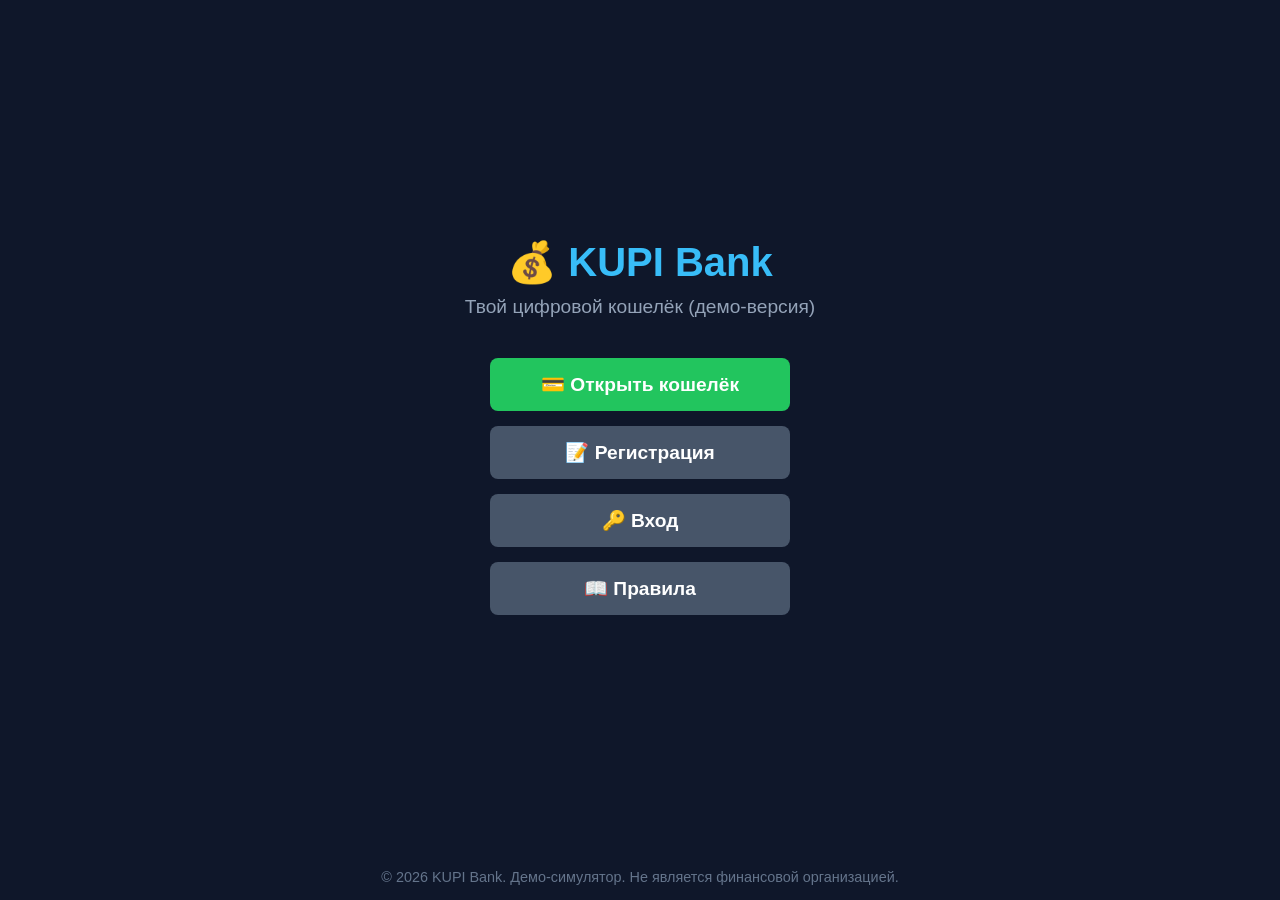
<file: index.html>
<!DOCTYPE html>
<html lang="ru">
<head>
    <meta charset="UTF-8">
    <meta name="viewport" content="width=device-width, initial-scale=1.0">
    <title>KUPI Bank — Кошелёк</title>
    <link rel="stylesheet" href="style.css">
</head>
<body class="menu-page">

    <div class="container">
        <h1>💰 KUPI Bank</h1>
        <p class="subtitle">Твой цифровой кошелёк (демо-версия)</p>
        
        <div class="menu-buttons">
            <a href="wallet.html" class="btn btn-start">💳 Открыть кошелёк</a>
            <a href="register.html" class="btn btn-rules">📝 Регистрация</a>
            <a href="login.html" class="btn btn-rules">🔑 Вход</a>
            <a href="rules.html" class="btn btn-rules">📖 Правила</a>
        </div>
    </div>

    <footer>
        <p>© 2026 KUPI Bank. Демо-симулятор. Не является финансовой организацией.</p>
    </footer>

</body>
</html>
</file>
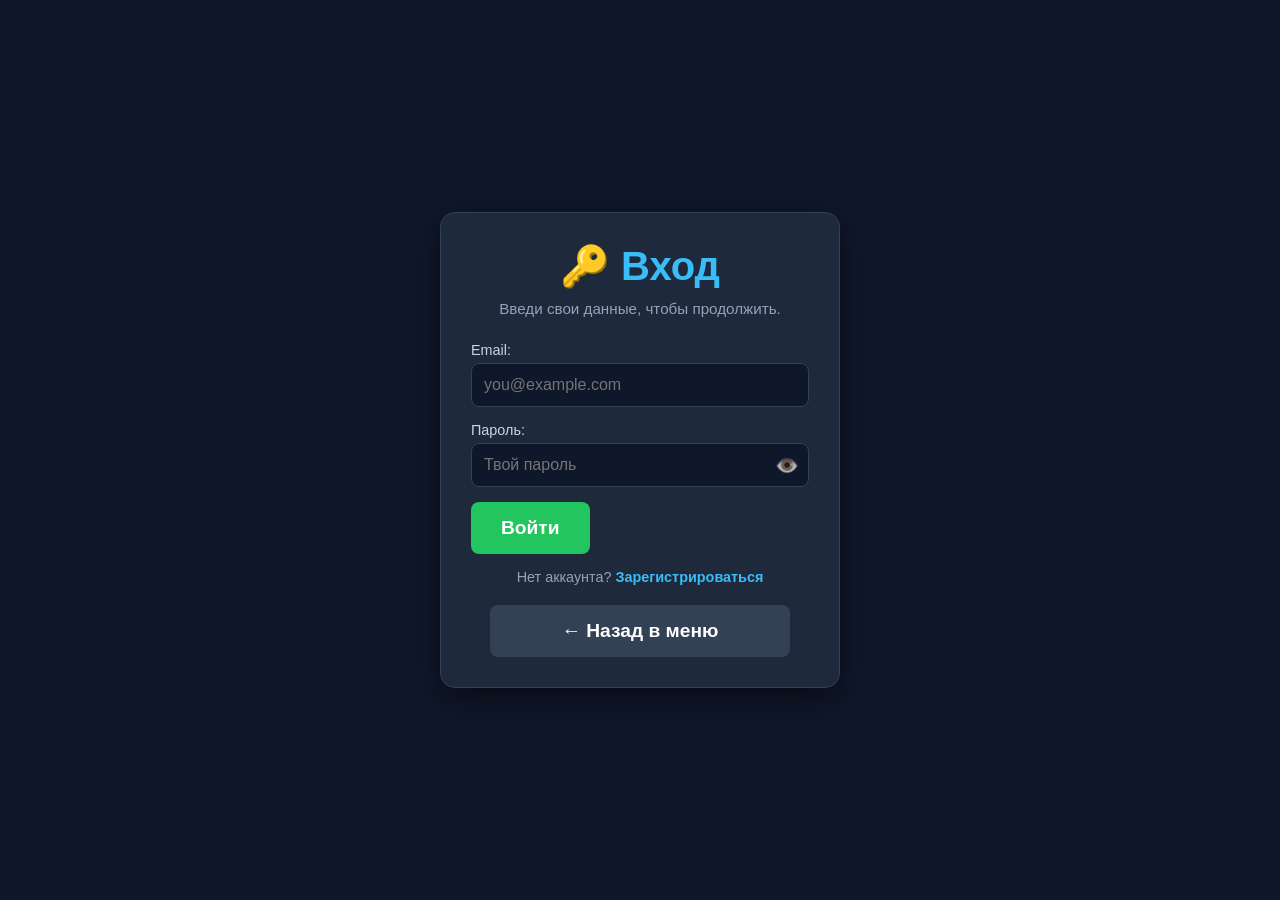
<file: login.html>
<!DOCTYPE html>
<html lang="ru">
<head>
    <meta charset="UTF-8">
    <meta name="viewport" content="width=device-width, initial-scale=1.0">
    <title>Вход — KUPI Bank</title>
    <link rel="stylesheet" href="style.css">
</head>
<body class="auth-page">

    <div class="auth-container">
        <h1>🔑 Вход</h1>
        <p class="auth-subtitle">Введи свои данные, чтобы продолжить.</p>

        <form id="loginForm" class="auth-form">
            <div class="input-group">
                <label for="loginEmail">Email:</label>
                <input type="email" id="loginEmail" placeholder="you@example.com" required>
            </div>

            <div class="input-group">
                <label for="loginPassword">Пароль:</label>
                <div class="password-wrapper">
                    <input type="password" id="loginPassword" placeholder="Твой пароль" required>
                    <button type="button" id="toggleLoginPassword" class="eye-btn">👁️</button>
                </div>
            </div>

            <button type="submit" class="btn btn-start">Войти</button>
        </form>

        <p class="auth-link">Нет аккаунта? <a href="register.html">Зарегистрироваться</a></p>
        <a href="index.html" class="btn btn-back">← Назад в меню</a>
    </div>

    <script src="auth.js"></script>
</body>
</html>
</file>
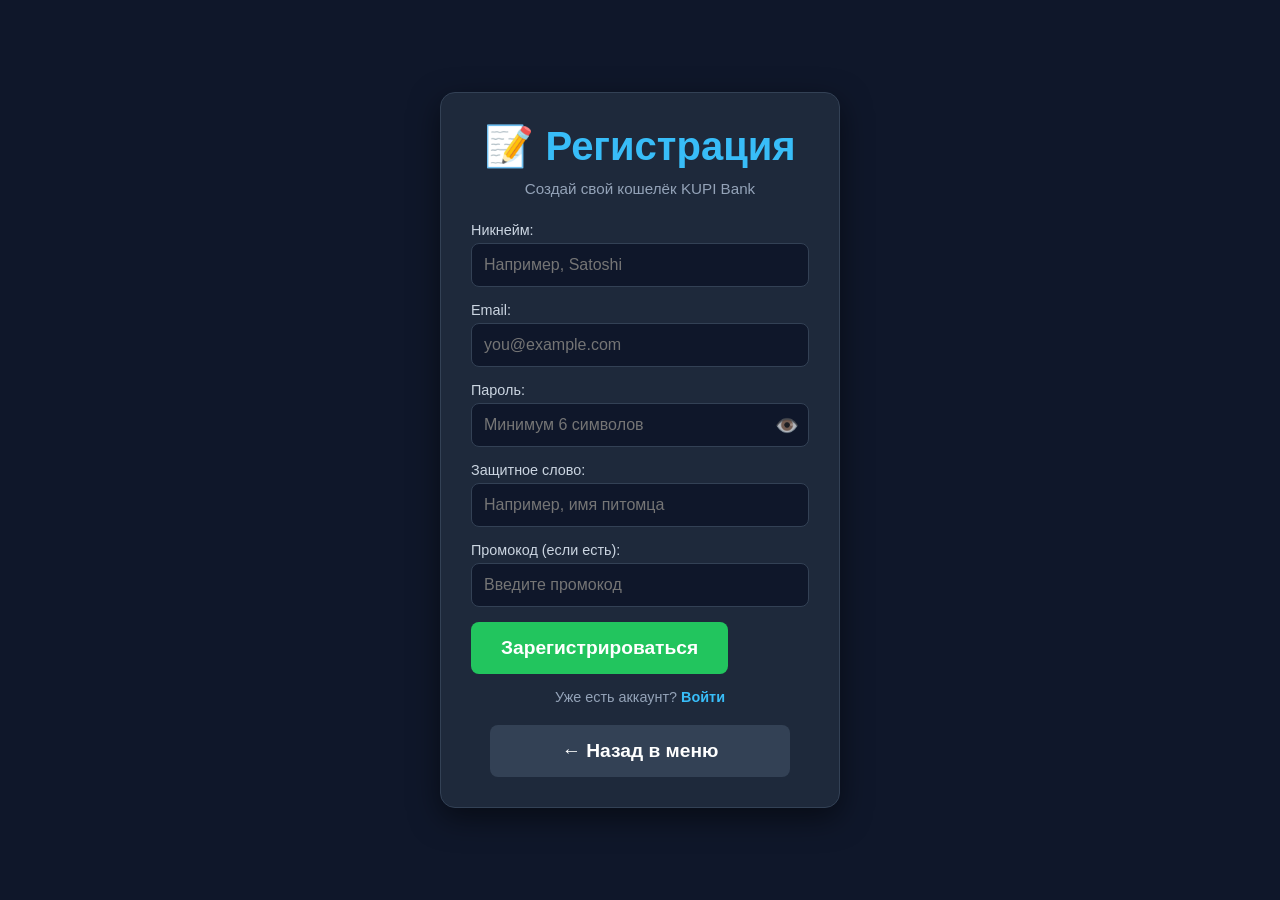
<file: register.html>
<!DOCTYPE html>
<html lang="ru">
<head>
    <meta charset="UTF-8">
    <meta name="viewport" content="width=device-width, initial-scale=1.0">
    <title>Регистрация — KUPI Bank</title>
    <link rel="stylesheet" href="style.css">
</head>
<body class="auth-page">

    <div class="auth-container">
        <h1>📝 Регистрация</h1>
        <p class="auth-subtitle">Создай свой кошелёк KUPI Bank</p>

        <form id="registerForm" class="auth-form">
            <div class="input-group">
                <label for="regNick">Никнейм:</label>
                <input type="text" id="regNick" placeholder="Например, Satoshi" required>
            </div>

            <div class="input-group">
                <label for="regEmail">Email:</label>
                <input type="email" id="regEmail" placeholder="you@example.com" required>
            </div>

            <div class="input-group">
                <label for="regPassword">Пароль:</label>
                <div class="password-wrapper">
                    <input type="password" id="regPassword" placeholder="Минимум 6 символов" required minlength="6">
                    <button type="button" id="togglePassword" class="eye-btn">👁️</button>
                </div>
            </div>

            <div class="input-group">
                <label for="regSecret">Защитное слово:</label>
                <input type="text" id="regSecret" placeholder="Например, имя питомца" required>
            </div>

            <div class="input-group">
                <label for="regPromo">Промокод (если есть):</label>
                <input type="text" id="regPromo" placeholder="Введите промокод">
            </div>

            <button type="submit" class="btn btn-start">Зарегистрироваться</button>
        </form>

        <p class="auth-link">Уже есть аккаунт? <a href="login.html">Войти</a></p>
        <a href="index.html" class="btn btn-back">← Назад в меню</a>
    </div>

    <script src="auth.js"></script>
</body>
</html>
</file>
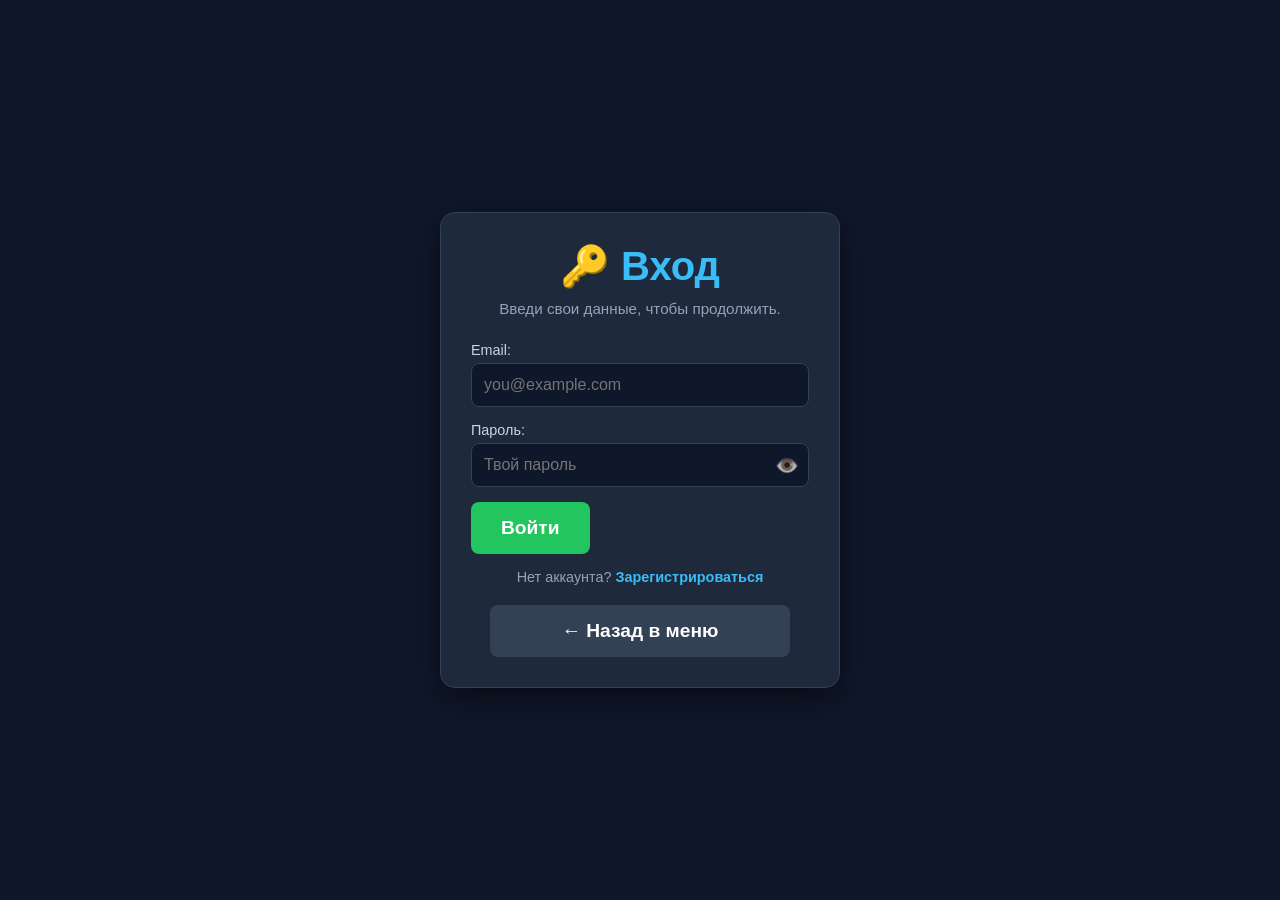
<file: wallet.html>
<!DOCTYPE html>
<html lang="ru">
<head>
    <meta charset="UTF-8">
    <meta name="viewport" content="width=device-width, initial-scale=1.0">
    <title>Кошелёк — KUPI Bank</title>
    <link rel="stylesheet" href="style.css">
</head>
<body class="wallet-page">

    <div class="wallet-container">
        <!-- Шапка с приветствием и IP -->
        <header class="wallet-header">
            <div>
                <h2>Привет, <span id="userNick">Пользователь</span>!</h2>
                <p id="userIP" style="font-size:0.8rem; color:#64748b;">IP: загрузка...</p>
            </div>
            <button id="logoutBtn" class="btn btn-rules" style="background:#ef4444; padding:10px 15px;">Выйти</button>
        </header>

        <!-- Балансы -->
        <div class="balances-grid">
            <div class="balance-card rub">
                <span>🇷🇺 Рубли</span>
                <h3 id="balanceRub">0.00 ₽</h3>
            </div>
            <div class="balance-card usd">
                <span>🇺🇸 Доллары</span>
                <h3 id="balanceUsd">0.00 $</h3>
            </div>
            <div class="balance-card eur">
                <span>🇪🇺 Евро</span>
                <h3 id="balanceEur">0.00 €</h3>
            </div>
            <div class="balance-card btc">
                <span>₿ Биткоин</span>
                <h3 id="balanceBtc">0.00000000 ₿</h3>
            </div>
        </div>

        <!-- Вкладки -->
        <div class="wallet-tabs">
            <button class="tab-btn active" onclick="switchTab('promo')">🎁 Промокоды</button>
            <button class="tab-btn" onclick="switchTab('transfer')">💸 Перевод</button>
            <button class="tab-btn" onclick="switchTab('referral')">👥 Рефералы</button>
        </div>

        <!-- Вкладка: Промокоды -->
        <div id="tab-promo" class="tab-content active">
            <h3>Активация промокода</h3>
            <div class="input-group">
                <input type="text" id="promoInput" placeholder="Введите промокод...">
            </div>
            <button class="btn btn-start" onclick="activatePromo()">Активировать</button>
            <p id="promoMessage" style="margin-top:10px; font-weight:bold;"></p>
        </div>

        <!-- Вкладка: Перевод -->
        <div id="tab-transfer" class="tab-content">
            <h3>Перевод</h3>
            <div class="input-group">
                <label>Способ:</label>
                <select id="transferMethod" style="width:100%; padding:12px; border-radius:8px; background:#0f172a; color:white; border:1px solid #334155;">
                    <option value="internal">Внутренний перевод (по Email)</option>
                    <option value="sbp">СБП (по номеру телефона)</option>
                    <option value="card">Банковская карта</option>
                </select>
            </div>
            <div class="input-group">
                <label>Получатель (Email / Телефон / Карта):</label>
                <input type="text" id="transferRecipient" placeholder="Введите данные">
            </div>
            <div class="input-group">
                <label>Сумма (в рублях):</label>
                <input type="number" id="transferAmount" placeholder="0">
            </div>
            <button class="btn btn-start" onclick="makeTransfer()">Отправить</button>
            <p id="transferMessage" style="margin-top:10px; font-weight:bold;"></p>
        </div>

        <!-- Вкладка: Рефералы -->
        <div id="tab-referral" class="tab-content">
            <h3>Твоя реферальная ссылка</h3>
            <p>Приглашай друзей и получай бонусы!</p>
            <div class="input-group">
                <input type="text" id="refLink" readonly style="background:#1e293b; color:#38bdf8;">
            </div>
            <button class="btn btn-start" onclick="copyRefLink()">Копировать ссылку</button>
            <p style="margin-top:10px; color:#94a3b8; font-size:0.9rem;">Реферальный код: <strong id="refCode"></strong></p>
            <p style="margin-top:5px; color:#94a3b8; font-size:0.9rem;">Приглашено: <strong id="refCount">0</strong> чел.</p>
        </div>

        <footer class="game-footer" style="margin-top:20px;">
            <a href="index.html" class="btn btn-back">← В меню</a>
        </footer>
    </div>

    <script src="wallet.js"></script>
</body>
</html>
</file>
<file: style.css>
* { margin: 0; padding: 0; box-sizing: border-box; font-family: 'Segoe UI', sans-serif; }
body { background: #0f172a; color: #e2e8f0; min-height: 100vh; display: flex; flex-direction: column; }
.container { flex: 1; display: flex; flex-direction: column; justify-content: center; align-items: center; padding: 20px; text-align: center; }

h1 { font-size: 2.5rem; color: #38bdf8; margin-bottom: 10px; }
.subtitle { font-size: 1.2rem; color: #94a3b8; margin-bottom: 40px; }
.menu-buttons { display: flex; flex-direction: column; gap: 15px; width: 100%; max-width: 300px; }

.btn {
    display: inline-block; padding: 15px 30px; font-size: 1.2rem; text-decoration: none;
    border-radius: 8px; font-weight: bold; transition: transform 0.2s, box-shadow 0.2s;
    cursor: pointer; border: none; text-align: center;
}
.btn:hover { transform: translateY(-3px); box-shadow: 0 5px 15px rgba(0, 0, 0, 0.3); }
.btn-start { background: #22c55e; color: #fff; }
.btn-rules { background: #475569; color: #fff; }
.btn-back { background: #334155; color: #fff; width: 100%; max-width: 300px; margin-top: 20px; }

/* --- Авторизация --- */
.auth-page { justify-content: center; align-items: center; background: #0f172a; }
.auth-container {
    background: #1e293b; padding: 30px; border-radius: 15px; width: 100%; max-width: 400px;
    box-shadow: 0 10px 30px rgba(0, 0, 0, 0.5); border: 1px solid #334155; text-align: center; margin: 20px;
}
.auth-subtitle { color: #94a3b8; margin-bottom: 25px; font-size: 0.95rem; }
.auth-form { text-align: left; }
.auth-form .input-group { margin-bottom: 15px; }
.auth-form label { display: block; margin-bottom: 5px; color: #cbd5e1; font-size: 0.9rem; }
.auth-form input {
    width: 100%; padding: 12px; border-radius: 8px; border: 1px solid #334155;
    background: #0f172a; color: #e2e8f0; font-size: 1rem; outline: none;
}
.auth-form input:focus { border-color: #38bdf8; }
.password-wrapper { position: relative; }
.password-wrapper input { padding-right: 45px; }
.eye-btn {
    position: absolute; right: 10px; top: 50%; transform: translateY(-50%);
    background: none; border: none; cursor: pointer; font-size: 1.2rem; opacity: 0.7;
}
.auth-link { margin-top: 15px; color: #94a3b8; font-size: 0.9rem; }
.auth-link a { color: #38bdf8; text-decoration: none; font-weight: bold; }

/* --- Кошелёк --- */
.wallet-page { background: #0f172a; padding: 15px; }
.wallet-container { max-width: 800px; margin: 0 auto; width: 100%; }
.wallet-header {
    display: flex; justify-content: space-between; align-items: center;
    background: #1e293b; padding: 20px; border-radius: 12px; margin-bottom: 20px; border: 1px solid #334155;
}
.wallet-header h2 { color: #38bdf8; font-size: 1.3rem; }

.balances-grid { display: grid; grid-template-columns: 1fr 1fr; gap: 15px; margin-bottom: 20px; }
.balance-card {
    background: #1e293b; padding: 20px; border-radius: 12px; border: 1px solid #334155; text-align: center;
}
.balance-card span { font-size: 0.9rem; color: #94a3b8; }
.balance-card h3 { font-size: 1.5rem; margin-top: 5px; color: #e2e8f0; }
.balance-card.rub { border-left: 4px solid #22c55e; }
.balance-card.usd { border-left: 4px solid #38bdf8; }
.balance-card.eur { border-left: 4px solid #a855f7; }
.balance-card.btc { border-left: 4px solid #f59e0b; }

.wallet-tabs { display: flex; gap: 10px; margin-bottom: 20px; }
.tab-btn {
    flex: 1; padding: 12px; background: #1e293b; color: #94a3b8; border: 1px solid #334155;
    border-radius: 8px; cursor: pointer; font-weight: bold; transition: 0.3s;
}
.tab-btn.active { background: #38bdf8; color: #0f172a; border-color: #38bdf8; }

.tab-content { display: none; background: #1e293b; padding: 20px; border-radius: 12px; border: 1px solid #334155; }
.tab-content.active { display: block; }
.tab-content h3 { color: #38bdf8; margin-bottom: 15px; }
.tab-content .input-group { margin-bottom: 15px; }
.tab-content label { display: block; margin-bottom: 5px; color: #cbd5e1; }
.tab-content input {
    width: 100%; padding: 12px; border-radius: 8px; border: 1px solid #334155;
    background: #0f172a; color: #e2e8f0; font-size: 1rem; outline: none;
}
.tab-content input:focus { border-color: #38bdf8; }

footer { text-align: center; padding: 15px; color: #64748b; font-size: 0.9rem; }
.game-footer { display: flex; gap: 10px; justify-content: center; flex-wrap: wrap; }
</file>
